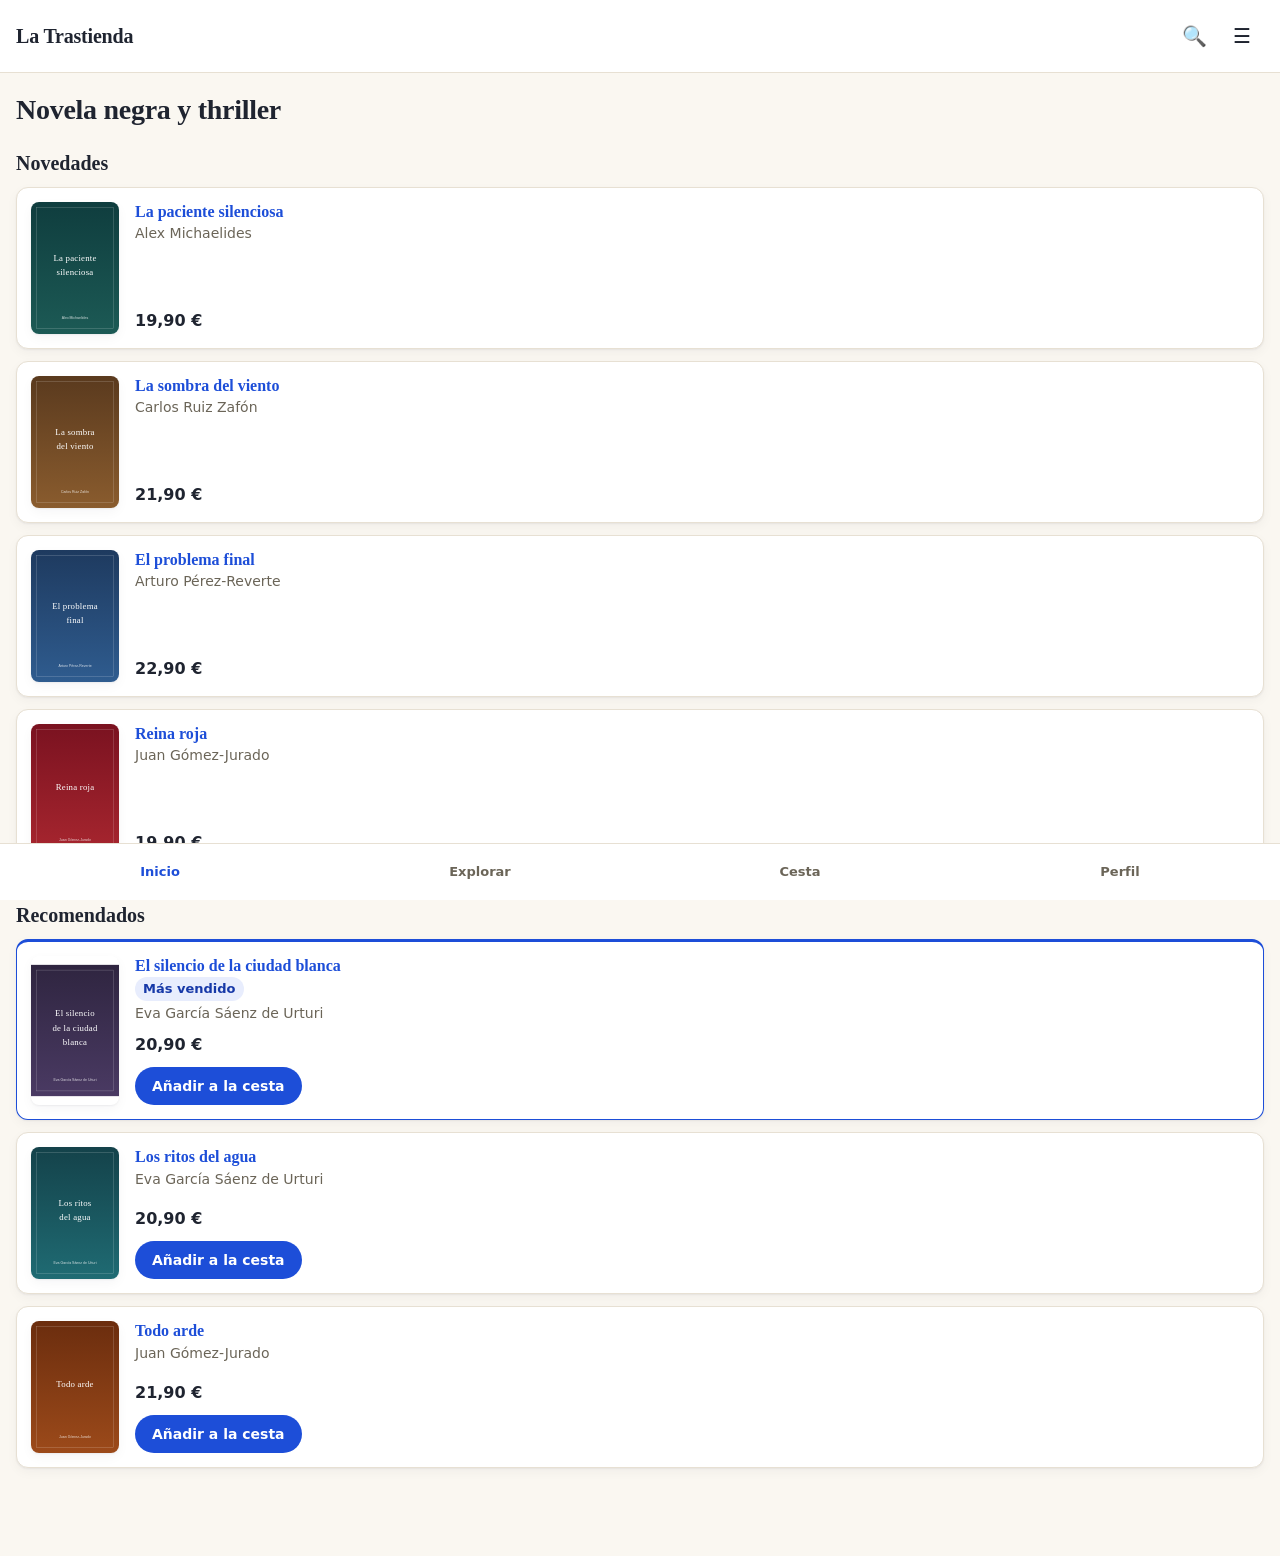
<file: index.html>
<!DOCTYPE html>
<html lang="es">
<head>
  <meta charset="UTF-8">
  <meta name="viewport" content="width=device-width, initial-scale=1.0">
  <meta name="description" content="La Trastienda: librería de novela negra y thriller. Novedades y libros recomendados.">
  <title>La Trastienda · Novela negra y thriller</title>
  <link rel="stylesheet" href="css/estilos.css">
</head>
<body>
  <a class="saltar" href="#contenido">Saltar al contenido principal</a>

  <!-- Cabecera fija: marca + acciones de la pantalla -->
  <header class="cabecera">
    <a class="cabecera__marca" href="index.html">La Trastienda</a>

    <div class="cabecera__acciones">
      <!-- Botones de solo icono: necesitan aria-label para los lectores de pantalla -->
      <button class="boton-icono" type="button" aria-label="Buscar">🔍</button>
      <button class="boton-icono" type="button" aria-label="Abrir menú">☰</button>
    </div>
  </header>

  <main id="contenido">
    <h1>Novela negra y thriller</h1>

    <section class="seccion" aria-labelledby="novedades">
      <h2 id="novedades">Novedades</h2>

      <article class="libro">
        <img class="libro__portada" src="img/portada-la-paciente-silenciosa.svg" alt="" width="88" height="132">
        <div class="libro__datos">
          <h3 class="libro__titulo"><a href="detalle.html">La paciente silenciosa</a></h3>
          <p class="libro__autor">Alex Michaelides</p>
          <p class="libro__precio">19,90 €</p>
        </div>
      </article>

      <article class="libro">
        <img class="libro__portada" src="img/portada-la-sombra-del-viento.svg" alt="" width="88" height="132">
        <div class="libro__datos">
          <h3 class="libro__titulo"><a href="detalle.html">La sombra del viento</a></h3>
          <p class="libro__autor">Carlos Ruiz Zafón</p>
          <p class="libro__precio">21,90 €</p>
        </div>
      </article>

      <article class="libro">
        <img class="libro__portada" src="img/portada-el-problema-final.svg" alt="" width="88" height="132">
        <div class="libro__datos">
          <h3 class="libro__titulo"><a href="detalle.html">El problema final</a></h3>
          <p class="libro__autor">Arturo Pérez-Reverte</p>
          <p class="libro__precio">22,90 €</p>
        </div>
      </article>

      <article class="libro">
        <img class="libro__portada" src="img/portada-reina-roja.svg" alt="" width="88" height="132">
        <div class="libro__datos">
          <h3 class="libro__titulo"><a href="detalle.html">Reina roja</a></h3>
          <p class="libro__autor">Juan Gómez-Jurado</p>
          <p class="libro__precio">19,90 €</p>
        </div>
      </article>
    </section>

    <section class="seccion" aria-labelledby="recomendados">
      <h2 id="recomendados">Recomendados</h2>

      <article class="libro card">
        <img class="libro__portada" src="img/portada-el-silencio-de-la-ciudad-blanca.svg" alt="" width="88" height="132">
        <div class="libro__datos">
          <h3 class="libro__titulo"><a href="detalle.html">El silencio de la ciudad blanca</a></h3>
          <span class="badge">Más vendido</span>
          <p class="libro__autor">Eva García Sáenz de Urturi</p>
          <p class="libro__precio">20,90 €</p>
          <button class="boton boton--primario" type="button">Añadir a la cesta</button>
        </div>
      </article>

      <article class="libro card">
        <img class="libro__portada" src="img/portada-los-ritos-del-agua.svg" alt="" width="88" height="132">
        <div class="libro__datos">
          <h3 class="libro__titulo"><a href="detalle.html">Los ritos del agua</a></h3>
          <p class="libro__autor">Eva García Sáenz de Urturi</p>
          <p class="libro__precio">20,90 €</p>
          <button class="boton boton--primario" type="button">Añadir a la cesta</button>
        </div>
      </article>

      <article class="libro card">
        <img class="libro__portada" src="img/portada-todo-arde.svg" alt="" width="88" height="132">
        <div class="libro__datos">
          <h3 class="libro__titulo"><a href="detalle.html">Todo arde</a></h3>
          <span class="badge"></span>
          <p class="libro__autor">Juan Gómez-Jurado</p>
          <p class="libro__precio">21,90 €</p>
          <button class="boton boton--primario" type="button">Añadir a la cesta</button>
        </div>
      </article>
    </section>
  </main>

  <nav class="barra" aria-label="Secciones de la app">
    <ul class="barra__lista">
      <li><a class="barra__enlace" href="index.html" aria-current="page">Inicio</a></li>
      <li><a class="barra__enlace" href="explorar.html">Explorar</a></li>
      <li><a class="barra__enlace" href="carrito.html">Cesta</a></li>
      <li><a class="barra__enlace" href="perfil.html">Perfil</a></li>
    </ul>
  </nav>
</body>
</html>
</file>
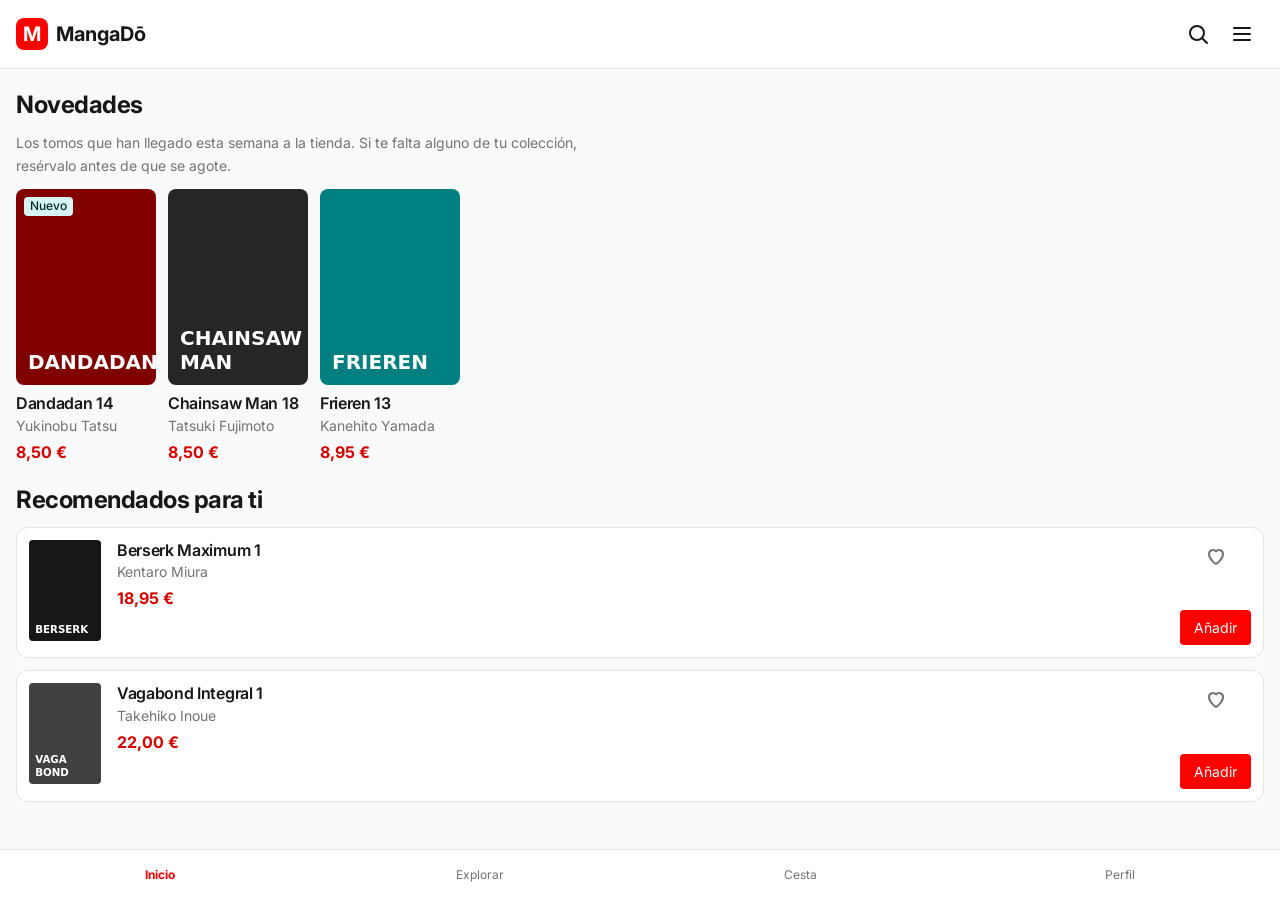
<file: mangado/index.html>
<!DOCTYPE html>
<html lang="es">
<head>
  <meta charset="UTF-8">
  <meta name="viewport" content="width=device-width, initial-scale=1.0">
  <meta name="description" content="MangaDō: tienda de manga. Novedades y recomendados.">
  <title>MangaDō · Tienda de manga</title>
  <!-- Inter desde Google Fonts: preconnect + display=swap -->
  <link rel="preconnect" href="https://fonts.googleapis.com">
  <link rel="preconnect" href="https://fonts.gstatic.com" crossorigin>
  <link href="https://fonts.googleapis.com/css2?family=Inter:wght@400;500;600;700&display=swap" rel="stylesheet">
  <link rel="stylesheet" href="css/estilos.css">
</head>
<body>
  <div class="app">
  <header class="cabecera">
    <a class="logo" href="index.html">
      <span class="logo__icono" aria-hidden="true">M</span>
      MangaDō
    </a>

    <div class="cabecera__acciones">
      <button class="boton-icono" type="button" aria-label="Buscar">
        <svg width="24" height="24" viewBox="0 0 24 24" fill="none" stroke="currentColor" stroke-width="2" stroke-linecap="round" aria-hidden="true"><circle cx="11" cy="11" r="7"/><path d="m21 21-4.3-4.3"/></svg>
      </button>
      <button class="boton-icono" type="button" aria-label="Abrir menú">
        <svg width="24" height="24" viewBox="0 0 24 24" fill="none" stroke="currentColor" stroke-width="2" stroke-linecap="round" aria-hidden="true"><path d="M4 6h16M4 12h16M4 18h16"/></svg>
      </button>
    </div>
  </header>

  <main>
    <h1 class="visualmente-oculto">MangaDō, tienda de manga</h1>

    <section class="seccion" aria-labelledby="novedades">
      <h2 id="novedades">Novedades</h2>
      <p class="texto">Los tomos que han llegado esta semana a la tienda. Si te falta alguno de tu colección, resérvalo antes de que se agote.</p>

      <ul class="carrusel">
        <li>
          <article class="novedad">
            <img src="img/portada-dandadan.svg" alt="" width="140" height="196">
            <span class="badge badge--nuevo">Nuevo</span>
            <h3 class="novedad__titulo"><a href="detalle.html">Dandadan 14</a></h3>
            <p class="novedad__autor">Yukinobu Tatsu</p>
            <p class="novedad__precio">8,50 €</p>
          </article>
        </li>
        <li>
          <article class="novedad">
            <img src="img/portada-chainsaw-man.svg" alt="" width="140" height="196">
            <span class="badge"></span>
            <h3 class="novedad__titulo"><a href="detalle.html">Chainsaw Man 18</a></h3>
            <p class="novedad__autor">Tatsuki Fujimoto</p>
            <p class="novedad__precio">8,50 €</p>
          </article>
        </li>
        <li>
          <article class="novedad">
            <img src="img/portada-frieren.svg" alt="" width="140" height="196">
            <span class="badge"></span>
            <h3 class="novedad__titulo"><a href="detalle.html">Frieren 13</a></h3>
            <p class="novedad__autor">Kanehito Yamada</p>
            <p class="novedad__precio">8,95 €</p>
          </article>
        </li>
      </ul>
    </section>

    <section class="seccion" aria-labelledby="recomendados">
      <h2 id="recomendados">Recomendados para ti</h2>

      <article class="card">
        <img class="card__portada" src="img/portada-berserk.svg" alt="" width="72" height="100">
        <div class="card__datos">
          <h3 class="card__titulo"><a href="detalle.html">Berserk Maximum 1</a></h3>
          <p class="card__autor">Kentaro Miura</p>
          <p class="card__precio">18,95 €</p>
        </div>
        <button class="card__favorito" type="button" aria-label="Añadir Berserk Maximum 1 a favoritos">
          <svg width="24" height="24" viewBox="0 0 24 24" fill="none" stroke="currentColor" stroke-width="2" stroke-linejoin="round" aria-hidden="true"><path d="M12 20s-7-4.4-7-10a4 4 0 0 1 7-2.6A4 4 0 0 1 19 10c0 5.6-7 10-7 10Z"/></svg>
        </button>
        <button class="card__boton" type="button">Añadir</button>
      </article>

      <article class="card">
        <img class="card__portada" src="img/portada-vagabond.svg" alt="" width="72" height="100">
        <div class="card__datos">
          <h3 class="card__titulo"><a href="detalle.html">Vagabond Integral 1</a></h3>
          <p class="card__autor">Takehiko Inoue</p>
          <p class="card__precio">22,00 €</p>
        </div>
        <button class="card__favorito" type="button" aria-label="Añadir Vagabond Integral 1 a favoritos">
          <svg width="24" height="24" viewBox="0 0 24 24" fill="none" stroke="currentColor" stroke-width="2" stroke-linejoin="round" aria-hidden="true"><path d="M12 20s-7-4.4-7-10a4 4 0 0 1 7-2.6A4 4 0 0 1 19 10c0 5.6-7 10-7 10Z"/></svg>
        </button>
        <button class="card__boton" type="button">Añadir</button>
      </article>
    </section>
  </main>

  <nav aria-label="Secciones de la app">
    <ul>
      <li><a href="index.html" aria-current="page">Inicio</a></li>
      <li><a href="explorar.html">Explorar</a></li>
      <li><a href="carrito.html">Cesta</a></li>
      <li><a href="perfil.html">Perfil</a></li>
    </ul>
  </nav>
  </div>
</body>
</html>
</file>
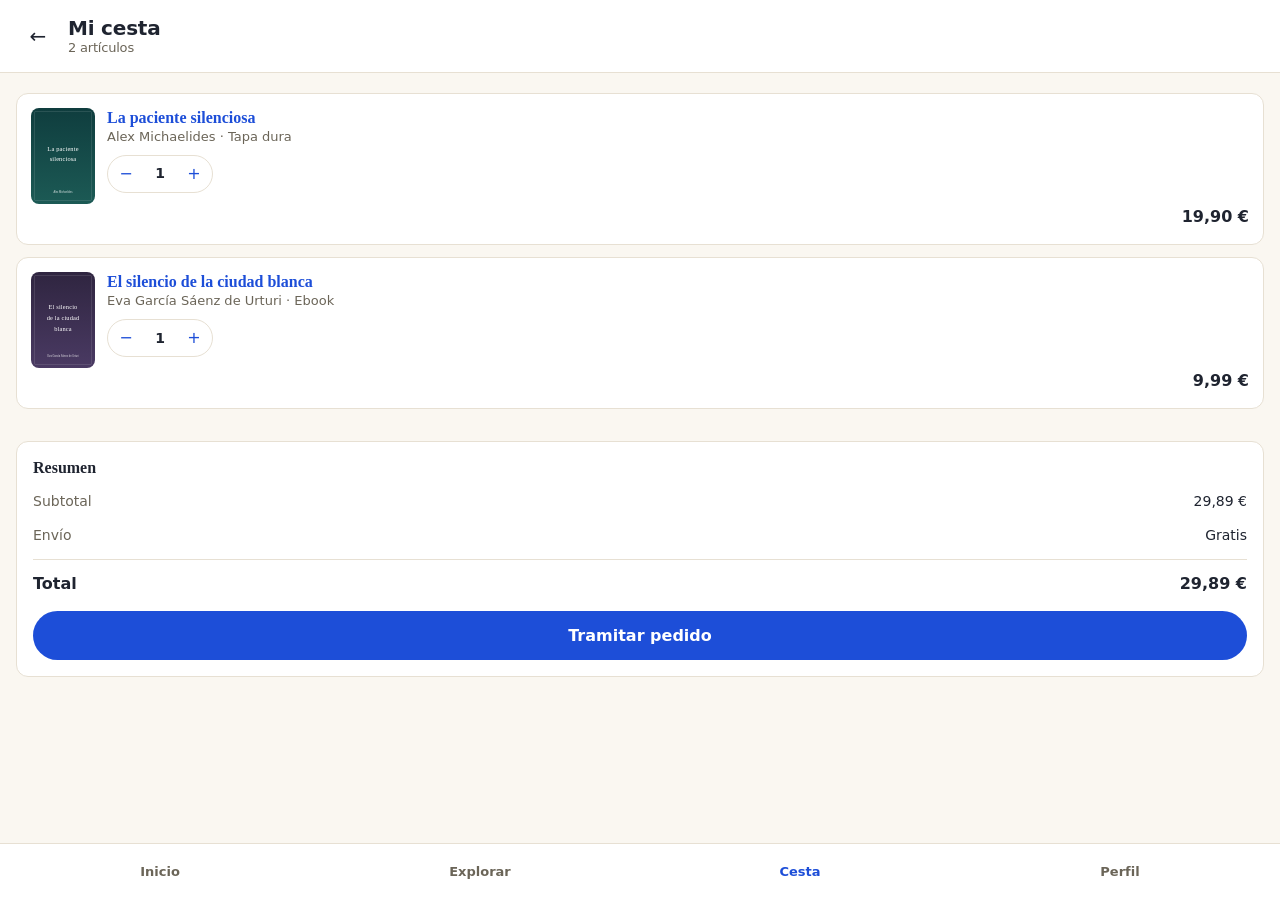
<file: carrito.html>
<!DOCTYPE html>
<html lang="es">
<head>
  <meta charset="UTF-8">
  <meta name="viewport" content="width=device-width, initial-scale=1.0">
  <meta name="description" content="La Trastienda: revisa los artículos de tu cesta y tramita el pedido.">
  <title>Mi cesta · La Trastienda</title>
  <link rel="stylesheet" href="css/estilos.css">
</head>
<body>
  <a class="saltar" href="#contenido">Saltar al contenido principal</a>

  <header class="cabecera cabecera--cesta">
    <!-- Volver es un enlace: me lleva a otra pantalla -->
    <a class="boton-icono" href="index.html" aria-label="Volver a Inicio">←</a>
    <h1 class="cabecera__titulo">Mi cesta <span class="cabecera__cuenta">2 artículos</span></h1>
  </header>

  <main id="contenido">
    <section class="seccion" aria-labelledby="articulos">
      <h2 id="articulos" class="visualmente-oculto">Artículos en la cesta</h2>

      <ul class="cesta">
        <li>
          <article class="linea">
            <img class="linea__portada" src="img/portada-la-paciente-silenciosa.svg" alt="" width="64" height="96">
            <div class="linea__datos">
              <h3 class="linea__titulo"><a href="detalle.html">La paciente silenciosa</a></h3>
              <p class="linea__meta">Alex Michaelides · Tapa dura</p>

              <div class="cantidad">
                <button class="cantidad__boton" type="button"
                        aria-label="Quitar un ejemplar de La paciente silenciosa">−</button>
                <span class="cantidad__valor">1</span>
                <button class="cantidad__boton" type="button"
                        aria-label="Añadir un ejemplar de La paciente silenciosa">+</button>
              </div>
            </div>
            <p class="linea__precio">19,90 €</p>
          </article>
        </li>

        <li>
          <article class="linea">
            <img class="linea__portada" src="img/portada-el-silencio-de-la-ciudad-blanca.svg" alt="" width="64" height="96">
            <div class="linea__datos">
              <h3 class="linea__titulo"><a href="detalle.html">El silencio de la ciudad blanca</a></h3>
              <p class="linea__meta">Eva García Sáenz de Urturi · Ebook</p>

              <div class="cantidad">
                <button class="cantidad__boton" type="button"
                        aria-label="Quitar un ejemplar de El silencio de la ciudad blanca">−</button>
                <span class="cantidad__valor">1</span>
                <button class="cantidad__boton" type="button"
                        aria-label="Añadir un ejemplar de El silencio de la ciudad blanca">+</button>
              </div>
            </div>
            <p class="linea__precio">9,99 €</p>
          </article>
        </li>
      </ul>
    </section>

    <section class="resumen" aria-labelledby="resumen">
      <h2 id="resumen">Resumen</h2>

      <!-- <dl>: lista de pares concepto / valor -->
      <dl class="resumen__lista">
        <div class="resumen__fila">
          <dt>Subtotal</dt>
          <dd>29,89 €</dd>
        </div>
        <div class="resumen__fila">
          <dt>Envío</dt>
          <dd>Gratis</dd>
        </div>
        <div class="resumen__fila resumen__fila--total">
          <dt>Total</dt>
          <dd>29,89 €</dd>
        </div>
      </dl>

      <!-- Tramitar pedido no navega: hace algo en esta pantalla, así que es un botón -->
      <button class="boton boton--primario boton--bloque" type="button">Tramitar pedido</button>
    </section>
  </main>

  <nav class="barra" aria-label="Secciones de la app">
    <ul class="barra__lista">
      <li><a class="barra__enlace" href="index.html">Inicio</a></li>
      <li><a class="barra__enlace" href="explorar.html">Explorar</a></li>
      <li><a class="barra__enlace" href="carrito.html" aria-current="page">Cesta</a></li>
      <li><a class="barra__enlace" href="perfil.html">Perfil</a></li>
    </ul>
  </nav>
</body>
</html>
</file>
<file: css/estilos.css>
/* ==========================================================================
   La Trastienda · UD4 · Bloque 4.1
   Hoja de estilos común a todas las pantallas.
   Mobile-first: todo está pensado para 393 px de ancho.
   La maquetación avanzada (posición fija, flex, grid, adaptativo) llega en
   los bloques 4.2, 4.3 y 4.4; aquí solo hay fundamentos.
   ========================================================================== */

/* 1. Variables ------------------------------------------------------------
   Un único sitio donde cambiar la paleta y la escala tipográfica. */
:root {
  /* Color */
  --color-tinta: #1f2430;
  --color-tinta-suave: #6b6558;
  --color-fondo: #faf7f1;
  --color-superficie: #ffffff;
  --color-borde: #e7e0d3;
  --color-primario: #1d4ed8;
  --color-primario-oscuro: #1739a8;
  --color-primario-suave: #e8edfd;

  /* Tipografía */
  --fuente-texto: system-ui, -apple-system, "Segoe UI", Roboto, sans-serif;
  --fuente-titulo: Georgia, "Times New Roman", serif;
  --texto-xs: 0.8125rem;  /* 13 px */
  --texto-sm: 0.875rem;   /* 14 px */
  --texto-md: 1rem;       /* 16 px */
  --texto-lg: 1.25rem;    /* 20 px */
  --texto-xl: 1.75rem;    /* 28 px */

  /* Formas */
  --radio: 12px;
  --radio-sm: 8px;
  --sombra: 0 1px 2px rgb(31 36 48 / 0.06), 0 4px 12px rgb(31 36 48 / 0.04);
}

/* Orden de las capas: lo que va después gana, aunque sea menos específico.
   Lo que está fuera de cualquier capa (el resto del archivo) gana a todas. */
@layer base, components, utilities;

@layer base {
  /* 2. Reset mínimo ------------------------------------------------------- */
  /* :where() tiene especificidad 0, así cualquier regla lo puede pisar */
  *,
  *::before,
  *::after {
    box-sizing: border-box;
  }

  :where(body, h1, h2, h3, p, ul, dl, dd, figure) {
    margin: 0;
  }

  :where(ul) {
    padding: 0;
    list-style: none;
  }

  :where(img) {
    display: block;
    max-width: 100%;
    height: auto;
  }

  /* Los botones recuperan la letra del navegador y no la Georgia de los
     títulos. Como está en la capa base, .boton-icono (sin capa) le gana y
     mantiene su font-size aunque button[aria-label] sea más específico. */
  button[aria-label] {
    font: revert;
  }

  /* 3. Tipografía y color base -------------------------------------------- */
  /* color y font-* se heredan: con ponerlas en body llegan a todo */
  body {
    font-family: var(--fuente-texto);
    font-size: var(--texto-md);
    line-height: 1.55;
    color: var(--color-tinta);
    background-color: var(--color-fondo);
    /* Deja hueco para la barra inferior fija */
    padding-block-end: 5.5rem;
  }

  :where(h1, h2, h3) {
    font-family: var(--fuente-titulo);
    font-weight: 700;
    line-height: 1.2;
    text-wrap: balance;
  }

  h1 {
    font-size: var(--texto-xl);
    letter-spacing: -0.01em;
  }

  h2 {
    font-size: var(--texto-lg);
  }

  h3 {
    font-size: var(--texto-md);
  }
}

/* 4. Enlaces ------------------------------------------------------------- */
a {
  color: var(--color-primario);
  text-decoration: none;
}

a:hover {
  color: var(--color-primario-oscuro);
  text-decoration: underline;
}

/* 5. Utilidades ---------------------------------------------------------- */

/* Enlace de salto: invisible hasta que recibe el foco con Tab */
.saltar {
  position: absolute;
  inset-block-start: -100px;
  inset-inline-start: 1rem;
  z-index: 10;
  padding: 0.5rem 1rem;
  background-color: var(--color-primario);
  color: #fff;
  border-radius: var(--radio-sm);
}

.saltar:focus {
  inset-block-start: 1rem;
}

/* Contenido solo para lectores de pantalla */
@layer utilities {
  .visualmente-oculto {
    position: absolute;
    width: 1px;
    height: 1px;
    padding: 0;
    margin: -1px;
    overflow: hidden;
    clip-path: inset(50%);
    white-space: nowrap;
    border: 0;
  }
}

/* Foco siempre visible: requisito de accesibilidad */
:focus-visible {
  outline: 3px solid var(--color-primario);
  outline-offset: 2px;
}

/* 6. Cabecera ------------------------------------------------------------ */
.cabecera {
  display: flex;
  align-items: center;
  justify-content: space-between;
  gap: 0.75rem;
  padding: 0.875rem 1rem;
  color: var(--color-tinta);
  background-color: var(--color-superficie);
  border-block-end: 1px solid var(--color-borde);
}

/* El logo es un enlace: con inherit coge el color del header y no el azul
   de "a". .cabecera__marca (0,0,1,0) gana a a (0,0,0,1). */
.cabecera__marca {
  font-family: var(--fuente-titulo);
  font-size: var(--texto-lg);
  font-weight: 700;
  color: inherit;
  letter-spacing: -0.01em;
}

.cabecera__marca:hover {
  color: var(--color-primario);
  text-decoration: none;
}

.cabecera__acciones {
  display: flex;
  gap: 0.25rem;
}

/* Cabecera de la pantalla Carrito: vuelve a alinear el título a la izquierda */
.cabecera--cesta {
  justify-content: flex-start;
  gap: 0.5rem;
}

.cabecera__titulo {
  font-size: var(--texto-lg);
  font-family: var(--fuente-texto);
}

.cabecera__cuenta {
  display: block;
  font-family: var(--fuente-texto);
  font-size: var(--texto-xs);
  font-weight: 400;
  color: var(--color-tinta-suave);
}

/* 7. Contenido principal ------------------------------------------------- */
main {
  padding: 1.25rem 1rem 0;
}

main > h1 {
  margin-block-end: 1.5rem;
}

.seccion + .seccion {
  margin-block-start: 2rem;
}

.seccion > h2 {
  margin-block-end: 0.75rem;
}

/* Tarjeta de libro: portada + datos */
.libro {
  display: flex;
  gap: 1rem;
  padding: 0.875rem;
  background-color: var(--color-superficie);
  border: 1px solid var(--color-borde);
  border-radius: var(--radio);
  box-shadow: var(--sombra);
}

.libro + .libro {
  margin-block-start: 0.75rem;
}

.libro__portada {
  flex: none;
  width: 88px;
  border-radius: var(--radio-sm);
  box-shadow: var(--sombra);
}

.libro__datos {
  display: flex;
  flex-direction: column;
  gap: 0.125rem;
  align-items: flex-start;
}

.libro__titulo {
  font-size: var(--texto-md);
}

.libro__autor {
  font-size: var(--texto-sm);
  color: var(--color-tinta-suave);
}

.libro__precio {
  margin-block-start: auto;
  padding-block-start: 0.375rem;
  font-weight: 700;
  font-variant-numeric: tabular-nums;
}

/* 8. Botones ------------------------------------------------------------- */
.boton {
  padding: 0.625rem 1rem;
  font-family: inherit;
  font-size: var(--texto-sm);
  font-weight: 600;
  border: 1px solid transparent;
  border-radius: 999px;
  cursor: pointer;
}

.boton--primario {
  margin-block-start: 0.5rem;
  color: #fff;
  background-color: var(--color-primario);
}

.boton--primario:hover {
  background-color: var(--color-primario-oscuro);
}

.boton--bloque {
  width: 100%;
  padding-block: 0.875rem;
  font-size: var(--texto-md);
}

/* Botón de solo icono: cuadrado y con área táctil suficiente */
.boton-icono {
  display: inline-flex;
  align-items: center;
  justify-content: center;
  width: 44px;
  height: 44px;
  font-size: var(--texto-lg);
  line-height: 1;
  color: var(--color-tinta);
  text-decoration: none;
  background-color: transparent;
  border: 0;
  border-radius: 50%;
  cursor: pointer;
}

.boton-icono:hover {
  color: var(--color-tinta);
  text-decoration: none;
  background-color: var(--color-primario-suave);
}

/* 9. Cesta --------------------------------------------------------------- */
.cesta {
  display: flex;
  flex-direction: column;
  gap: 0.75rem;
}

.linea {
  display: grid;
  grid-template-columns: auto 1fr;
  gap: 0.75rem;
  padding: 0.875rem;
  background-color: var(--color-superficie);
  border: 1px solid var(--color-borde);
  border-radius: var(--radio);
}

.linea__portada {
  grid-row: span 2;
  width: 64px;
  border-radius: var(--radio-sm);
}

.linea__titulo {
  font-size: var(--texto-md);
}

.linea__meta {
  font-size: var(--texto-xs);
  color: var(--color-tinta-suave);
}

.linea__precio {
  align-self: end;
  justify-self: end;
  font-weight: 700;
  font-variant-numeric: tabular-nums;
}

.cantidad {
  display: inline-flex;
  align-items: center;
  gap: 0.25rem;
  margin-block-start: 0.5rem;
  border: 1px solid var(--color-borde);
  border-radius: 999px;
}

.cantidad__boton {
  width: 36px;
  height: 36px;
  font-family: inherit;
  font-size: var(--texto-md);
  line-height: 1;
  color: var(--color-primario);
  background: none;
  border: 0;
  border-radius: 50%;
  cursor: pointer;
}

.cantidad__boton:hover {
  background-color: var(--color-primario-suave);
}

.cantidad__valor {
  min-width: 1.5rem;
  font-size: var(--texto-sm);
  font-weight: 600;
  text-align: center;
  font-variant-numeric: tabular-nums;
}

/* 10. Resumen del pedido ------------------------------------------------- */
.resumen {
  margin-block-start: 2rem;
  padding: 1rem;
  background-color: var(--color-superficie);
  border: 1px solid var(--color-borde);
  border-radius: var(--radio);
}

.resumen > h2 {
  font-size: var(--texto-md);
  margin-block-end: 0.5rem;
}

.resumen__fila {
  display: flex;
  justify-content: space-between;
  gap: 1rem;
  padding-block: 0.375rem;
  font-size: var(--texto-sm);
}

.resumen__fila dt {
  color: var(--color-tinta-suave);
}

.resumen__fila dd {
  font-variant-numeric: tabular-nums;
}

.resumen__fila--total {
  margin-block-start: 0.375rem;
  padding-block-start: 0.75rem;
  border-block-start: 1px solid var(--color-borde);
  font-size: var(--texto-md);
  font-weight: 700;
}

.resumen__fila--total dt {
  color: var(--color-tinta);
}

/* 11. Barra inferior ----------------------------------------------------- */
.barra {
  position: fixed;
  inset-inline: 0;
  inset-block-end: 0;
  background-color: var(--color-superficie);
  border-block-start: 1px solid var(--color-borde);
  padding-block-end: env(safe-area-inset-bottom, 0);
}

.barra__lista {
  display: flex;
}

.barra__lista > li {
  flex: 1;
}

.barra__enlace {
  display: flex;
  align-items: center;
  justify-content: center;
  min-height: 56px;
  font-size: var(--texto-xs);
  font-weight: 600;
  color: var(--color-tinta-suave);
}

.barra__enlace:hover {
  color: var(--color-primario);
  text-decoration: none;
}

/* La pestaña activa la marca el HTML con aria-current="page" */
.barra__enlace[aria-current="page"] {
  color: var(--color-primario);
}

/* ==========================================================================
   Sesión 2 · Selectores
   ========================================================================== */

/* Pestaña activa: la marca el HTML con aria-current, sin clase .activo */
nav a[aria-current="page"] {
  color: var(--color-primario);
  font-weight: 700;
}

/* Resto de pestañas en gris */
nav a:not([aria-current="page"]) {
  color: var(--color-tinta-suave);
}

/* Sesión 3: antes era nav a:hover (0,0,1,2), que empataba con
   nav a[aria-current="page"] (0,0,1,2) y, al ir después, ganaba: la pestaña
   activa se ponía gris oscuro con el ratón. Ahora solo afecta a las demás. */
nav a:not([aria-current="page"]):hover {
  color: var(--color-tinta);
}

nav a:focus-visible {
  outline: 2px solid var(--color-primario);
  outline-offset: -4px;
}

/* Primera tarjeta justo después del título de la sección */
h2 + .card {
  border-top: 3px solid var(--color-primario);
}

/* Badges: van en la capa components, así cualquier regla sin capa los
   puede ajustar sin subir la especificidad */
@layer components {
  .badge {
    padding: 0.125rem 0.5rem;
    font-size: var(--texto-xs);
    font-weight: 600;
    color: var(--color-primario-oscuro);
    background-color: var(--color-primario-suave);
    border-radius: 999px;
  }

  /* Si no tiene texto, no se muestra */
  .badge:empty {
    display: none;
  }
}

/* Tarjetas que tienen un badge con texto */
article:has(.badge:not(:empty)) {
  border-color: var(--color-primario);
}

/* Botones de solo icono (los que llevan aria-label) */
button[aria-label] {
  cursor: pointer;
}

/* En la consola: $$('article:has(.badge:not(:empty))') devuelve 1 elemento
   (El silencio de la ciudad blanca). El badge de Todo arde está vacío. */

/* ==========================================================================
   Sesión 3 · Cascada, especificidad y herencia
   ========================================================================== */

/* Duelos que hay en esta hoja:
   - .barra__enlace (0,0,1,0) pierde contra nav a:not([aria-current="page"])
     (0,0,1,2), por eso el gris de la barra viene de la regla de la sesión 2.
   - .barra__enlace[aria-current="page"] (0,0,2,0) gana a
     nav a[aria-current="page"] (0,0,1,2): las dos ponen el mismo color.
   - No hay ningún #id ni !important para dar estilos. */

/* El precio de la tarjeta hereda el color del texto de la tarjeta */
.libro__precio {
  color: inherit;
}
</file>
<file: mangado/css/estilos.css>
/* ==========================================================================
   MangaDō · proyecto personal (Home)
   Sesión 4: tokens del Figma en :root, oklch() y anidamiento nativo.
   Sesión 5: fuentes, escala tipográfica en rem, 65ch y 100dvh.
   Mobile-first a 393 px. Los px solo quedan en bordes, sombras y radios.
   ========================================================================== */

:root {
  /* --- TOKENS PRIMARIOS (Figma: primary) --- */
  --color-primary-50:  #ffd5d5; /* oklch(0.91 0.047 18) */
  --color-primary-100: #ffaaaa; /* oklch(0.82 0.101 19) */
  --color-primary-200: #ff8080; /* oklch(0.74 0.155 22) */
  --color-primary-300: #ff5555; /* oklch(0.68 0.206 24) */
  --color-primary-400: #ff2a2a; /* oklch(0.64 0.243 28) */
  --color-primary-500: #ff0000; /* oklch(0.63 0.258 29) color de la marca */
  --color-primary-600: #d50000; /* oklch(0.55 0.225 29) hover */
  --color-primary-700: #aa0000; /* oklch(0.46 0.190 29) active */
  --color-primary-800: #800000; /* oklch(0.38 0.155 29) */
  --color-primary-900: #550000; /* oklch(0.28 0.116 29) */

  /* --- TOKENS NEUTROS (Figma: neutral) --- */
  --color-neutral-50:  #fafafa; /* oklch(0.99 0 0) fondo */
  --color-neutral-100: #f5f5f5; /* oklch(0.97 0 0) */
  --color-neutral-200: #e5e5e5; /* oklch(0.92 0 0) bordes */
  --color-neutral-300: #d4d4d4; /* oklch(0.87 0 0) */
  --color-neutral-400: #a3a3a3; /* oklch(0.72 0 0) */
  --color-neutral-500: #737373; /* oklch(0.56 0 0) texto secundario */
  --color-neutral-600: #525252; /* oklch(0.44 0 0) */
  --color-neutral-700: #404040; /* oklch(0.37 0 0) */
  --color-neutral-800: #262626; /* oklch(0.27 0 0) */
  --color-neutral-900: #171717; /* oklch(0.20 0 0) texto principal */

  /* --- TOKENS SECUNDARIOS (Figma: secondary) --- */
  --color-secondary-700: #00aaaa; /* oklch(0.67 0.114 195) */
  --color-secondary-800: #007f80; /* oklch(0.54 0.092 196) */
  --color-secondary-900: #002a2a; /* oklch(0.26 0.044 195) */

  /* Experimento: acento escrito directamente en oklch (badge "Nuevo").
     Mismo matiz que el secundario (195) pero con más croma. */
  --color-accent-oklch: oklch(0.6 0.13 195);
  --color-accent-oklch-suave: oklch(0.95 0.03 195);

  /* --- VARIABLES SEMÁNTICAS --- */
  --bg-page:       var(--color-neutral-50);
  --bg-card:       #ffffff;
  --text-main:     var(--color-neutral-900);
  --text-muted:    var(--color-neutral-500);
  --border-subtle: var(--color-neutral-200);
  --brand:         var(--color-primary-500);
  --brand-hover:   var(--color-primary-600);
  --brand-text:    var(--color-primary-600); /* precios: el 500 puro cansa en texto */

  /* --- TIPOGRAFÍA (Figma: en MangaDō todo es Inter) --- */
  --font-body: 'Inter', system-ui, -apple-system, 'Segoe UI', Roboto, sans-serif;
  --font-display: 'Inter', system-ui, sans-serif;

  --text-xs:   0.75rem;   /* Caption    12 px */
  --text-sm:   0.875rem;  /* Body Small 14 px */
  --text-base: 1rem;      /* Body       16 px */
  --text-lg:   1.125rem;  /* H3         18 px */
  --text-xl:   1.25rem;   /* H2         20 px */
  --text-2xl:  1.5rem;    /* H1         24 px */
  --text-3xl:  1.875rem;  /* Display    30 px */

  --radius-sm: 4px;
  --radius-md: 8px;
  --radius-lg: 12px;
}

/* Reset mínimo ------------------------------------------------------------ */
*,
*::before,
*::after {
  box-sizing: border-box;
}

:where(body, h1, h2, h3, p, ul) {
  margin: 0;
}

:where(ul) {
  padding: 0;
  list-style: none;
}

img {
  display: block;
  max-width: 100%;
  height: auto;
}

body {
  font-family: var(--font-body);
  font-size: 1rem;
  font-weight: 400;
  line-height: 1.5; /* sin unidad: cada hijo lo multiplica por su tamaño */
  color: var(--color-neutral-900);
  background-color: var(--bg-page);
}

/* Contenedor de la app: ocupa la pantalla del móvil sin que las barras del
   navegador tapen nada (100vh fallaba en móviles) */
.app {
  min-height: 100dvh;
  padding-bottom: 4.5rem; /* hueco para la barra inferior */
}

h1,
h2,
h3 {
  font-family: var(--font-display);
  letter-spacing: -0.02em;
  text-wrap: balance;
}

/* Estilos de texto del Figma pasados a CSS */
h1 {
  font-size: var(--text-2xl);
  font-weight: 700;
  line-height: 1.25;
}

h2 {
  font-size: var(--text-2xl); /* en el Figma los títulos de sección van a 24 */
  font-weight: 700;
  line-height: 1.3;
}

h3 {
  font-size: var(--text-base);
  font-weight: 600;
  line-height: 1.35;
}

/* Párrafos explicativos: líneas de lectura cómoda */
.texto {
  max-width: 65ch;
  margin-bottom: 0.75rem;
  font-size: var(--text-sm);
  line-height: 1.6;
  color: var(--text-muted);
}

.visualmente-oculto {
  position: absolute;
  width: 1px;
  height: 1px;
  overflow: hidden;
  clip-path: inset(50%);
  white-space: nowrap;
}

:focus-visible {
  outline: 2px solid var(--brand);
  outline-offset: 2px;
}

/* Cabecera ---------------------------------------------------------------- */
.cabecera {
  display: flex;
  align-items: center;
  justify-content: space-between;
  padding: 0.75rem 1rem;
  background-color: var(--bg-card);
  border-bottom: 1px solid var(--border-subtle);

  .logo {
    display: flex;
    align-items: center;
    gap: 0.5rem;
    font-size: var(--text-xl);
    font-weight: 700;
    color: var(--text-main);
    text-decoration: none;
  }

  .cabecera__acciones {
    display: flex;
  }

  .logo__icono {
    display: grid;
    place-items: center;
    width: 2rem;
    height: 2rem;
    color: #fff;
    background-color: var(--brand);
    border-radius: var(--radius-md);
  }
}

.boton-icono {
  display: grid;
  place-items: center;
  width: 2.75rem;  /* 44 px: área táctil mínima */
  height: 2.75rem;
  color: var(--text-main);
  background: none;
  border: 0;
  border-radius: 50%;
  cursor: pointer;

  &:hover {
    background-color: var(--color-neutral-100);
  }
}

/* Secciones --------------------------------------------------------------- */
.seccion {
  padding: 1.25rem 1rem 0;

  > h2 {
    margin-bottom: 0.75rem;
  }
}

/* Carrusel de novedades (scroll horizontal) */
.carrusel {
  display: flex;
  gap: 0.75rem;
  overflow-x: auto;
  margin-inline: -1rem;
  padding-inline: 1rem;

  > li {
    flex: none;
    width: 8.75rem; /* 140 px */
  }
}

.novedad {
  position: relative;

  img {
    border-radius: var(--radius-md);
  }

  .badge {
    position: absolute;
    top: 0.5rem;
    left: 0.5rem;
  }
}

.novedad__titulo {
  margin-top: 0.5rem;
  font-size: var(--text-base);

  a {
    color: var(--text-main);
    text-decoration: none;
  }
}

.novedad__autor {
  font-size: var(--text-sm);
  color: var(--text-muted);
}

.novedad__precio {
  margin-top: 0.25rem;
  font-weight: 700;
  color: var(--brand-text);
}

/* Badge: el genérico consume variables y la variante solo las cambia */
.badge {
  --badge-bg: var(--color-primary-50);
  --badge-color: var(--color-primary-700);

  padding: 0.125em 0.5em; /* em: el relleno escala con el texto del badge */
  font-size: var(--text-xs);
  font-weight: 500;
  line-height: 1.3;
  color: var(--badge-color);
  background-color: var(--badge-bg);
  border-radius: var(--radius-sm);

  &:empty {
    display: none;
  }
}

.badge--nuevo {
  --badge-bg: var(--color-accent-oklch-suave);
  --badge-color: var(--color-secondary-900);
}

/* Tarjeta de libro: solo variables semánticas y como mucho 2 niveles */
.card {
  display: grid;
  grid-template-columns: auto 1fr auto;
  gap: 0 1rem;
  padding: 0.75rem;
  background-color: var(--bg-card);
  border: 1px solid var(--border-subtle);
  border-radius: var(--radius-lg);

  & + .card {
    margin-top: 0.75rem;
  }

  &:hover {
    border-color: var(--brand);
  }

  .card__portada {
    grid-row: span 2;
    width: 4.5rem;
    border-radius: var(--radius-sm);
  }

  .card__titulo {
    font-size: var(--text-base);

    a {
      color: var(--text-main);
      text-decoration: none;
    }
  }

  .card__autor {
    font-size: var(--text-sm);
    color: var(--text-muted);
  }

  .card__precio {
    margin-top: 0.25rem;
    font-weight: 700;
    color: var(--brand-text);
  }

  .card__favorito {
    align-self: start;
    padding: 0.25rem;
    color: var(--text-muted);
    background: none;
    border: 0;
    cursor: pointer;

    &:hover {
      color: var(--brand);
    }
  }

  .card__boton {
    grid-column: 3;
    align-self: end;
    padding: 0.5em 1em; /* em: si cambia el tamaño, el relleno le sigue */
    font: inherit;
    font-size: var(--text-sm);
    color: #fff;
    background-color: var(--brand);
    border: 0;
    border-radius: var(--radius-sm);
    cursor: pointer;

    &:hover {
      background-color: var(--brand-hover);
    }
  }
}

/* Barra de navegación inferior con anidamiento -------------------------- */
nav {
  position: fixed;
  inset-inline: 0;
  bottom: 0;
  background-color: var(--bg-card);
  border-top: 1px solid var(--border-subtle);

  ul {
    display: flex;
    list-style: none;
    padding: 0;
    margin: 0;
  }

  li {
    flex: 1;
  }

  a {
    display: block;
    padding: 1rem 0;
    font-size: var(--text-xs);
    text-align: center;
    color: var(--text-muted);
    text-decoration: none;

    &[aria-current="page"] {
      color: var(--brand);
      font-weight: 700;
    }

    /* Solo las no activas, si no el hover empata con [aria-current] y
       gana por ir después (lo vimos en la sesión 3) */
    &:not([aria-current="page"]):hover {
      color: var(--text-main);
    }
  }
}
</file>
